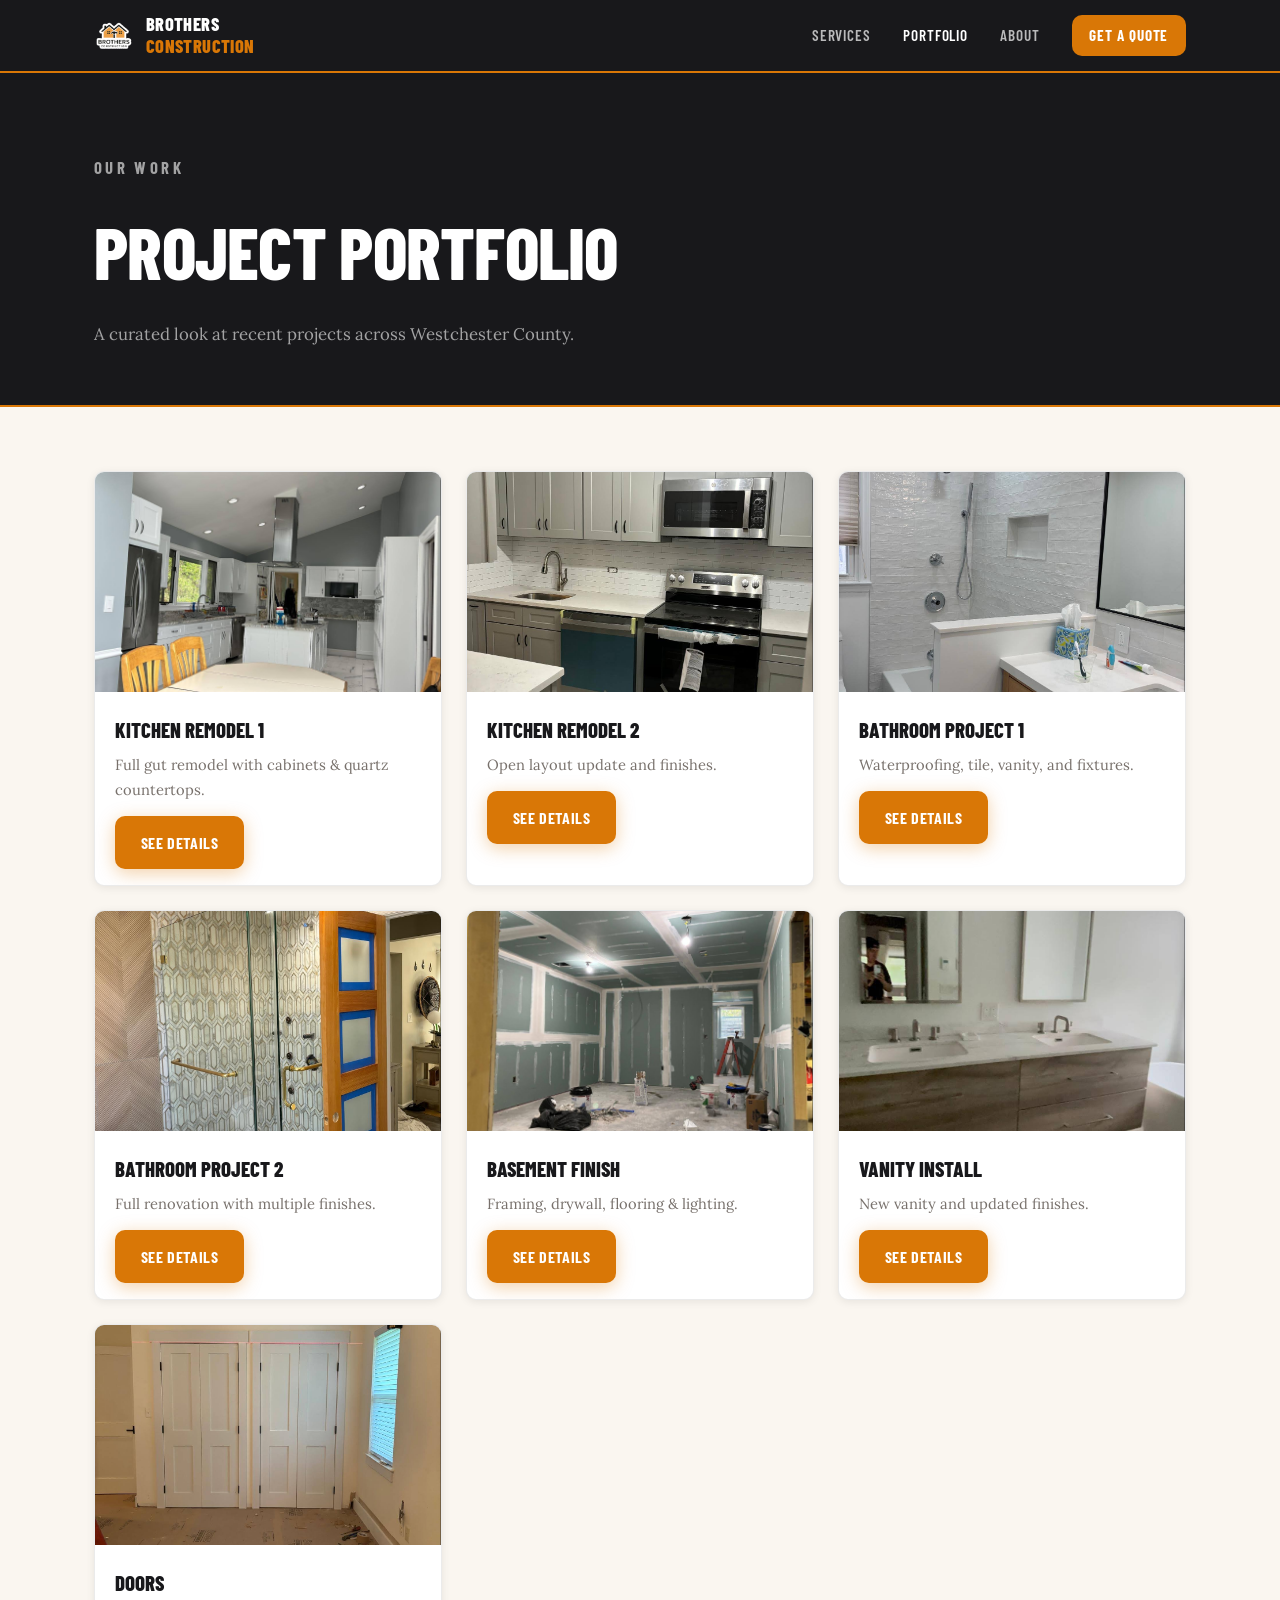
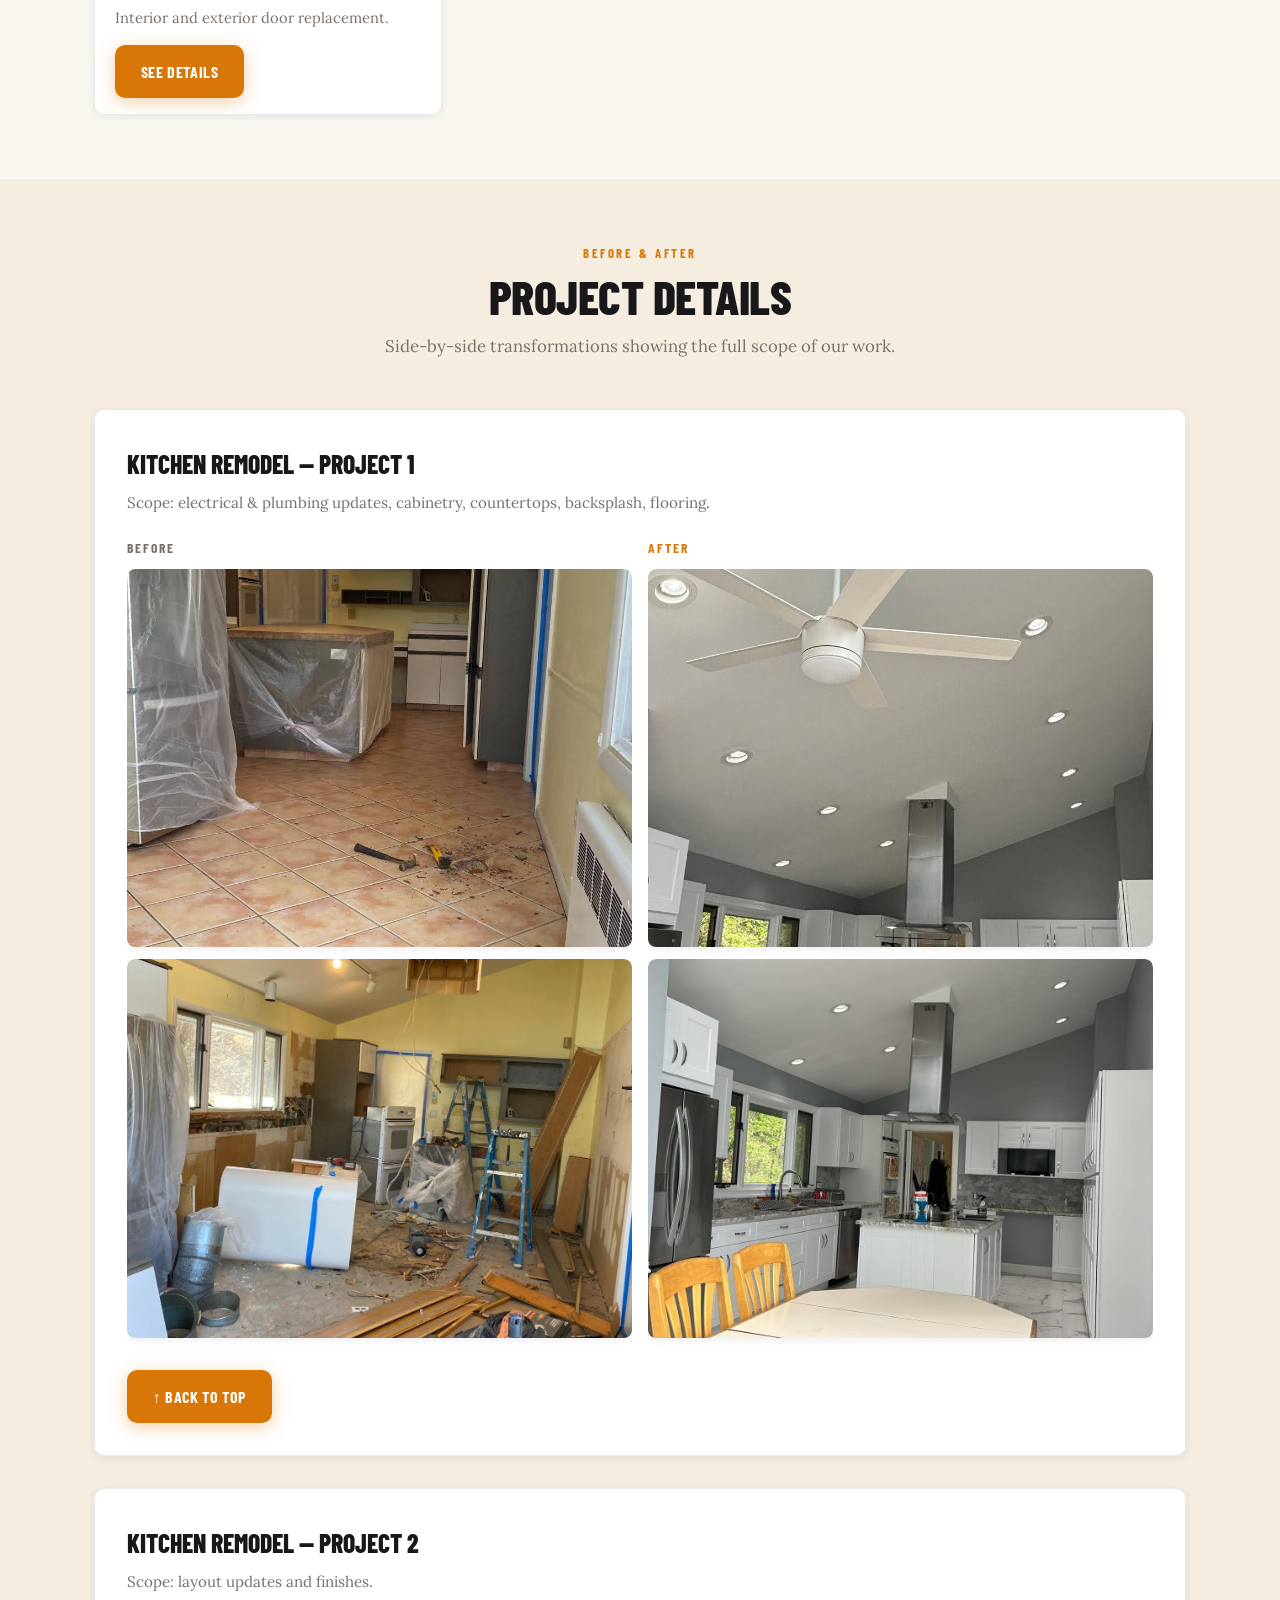
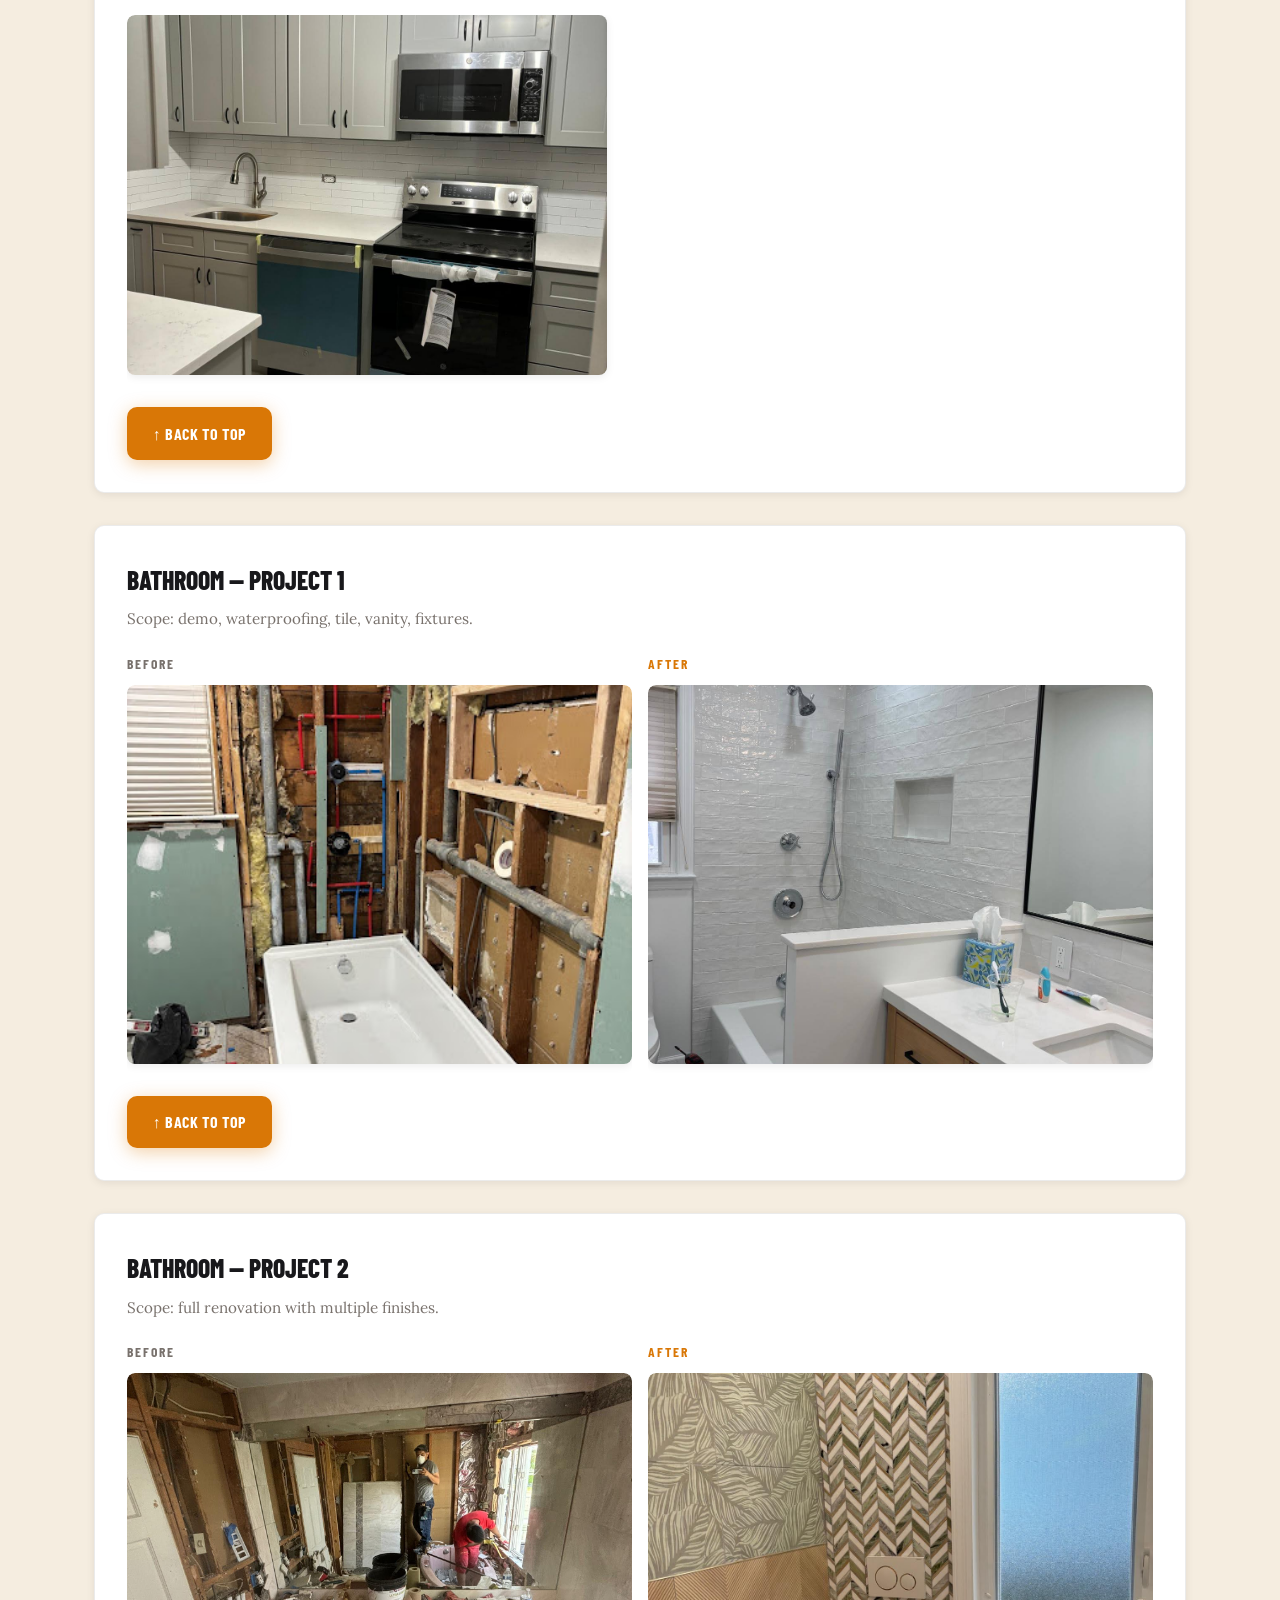
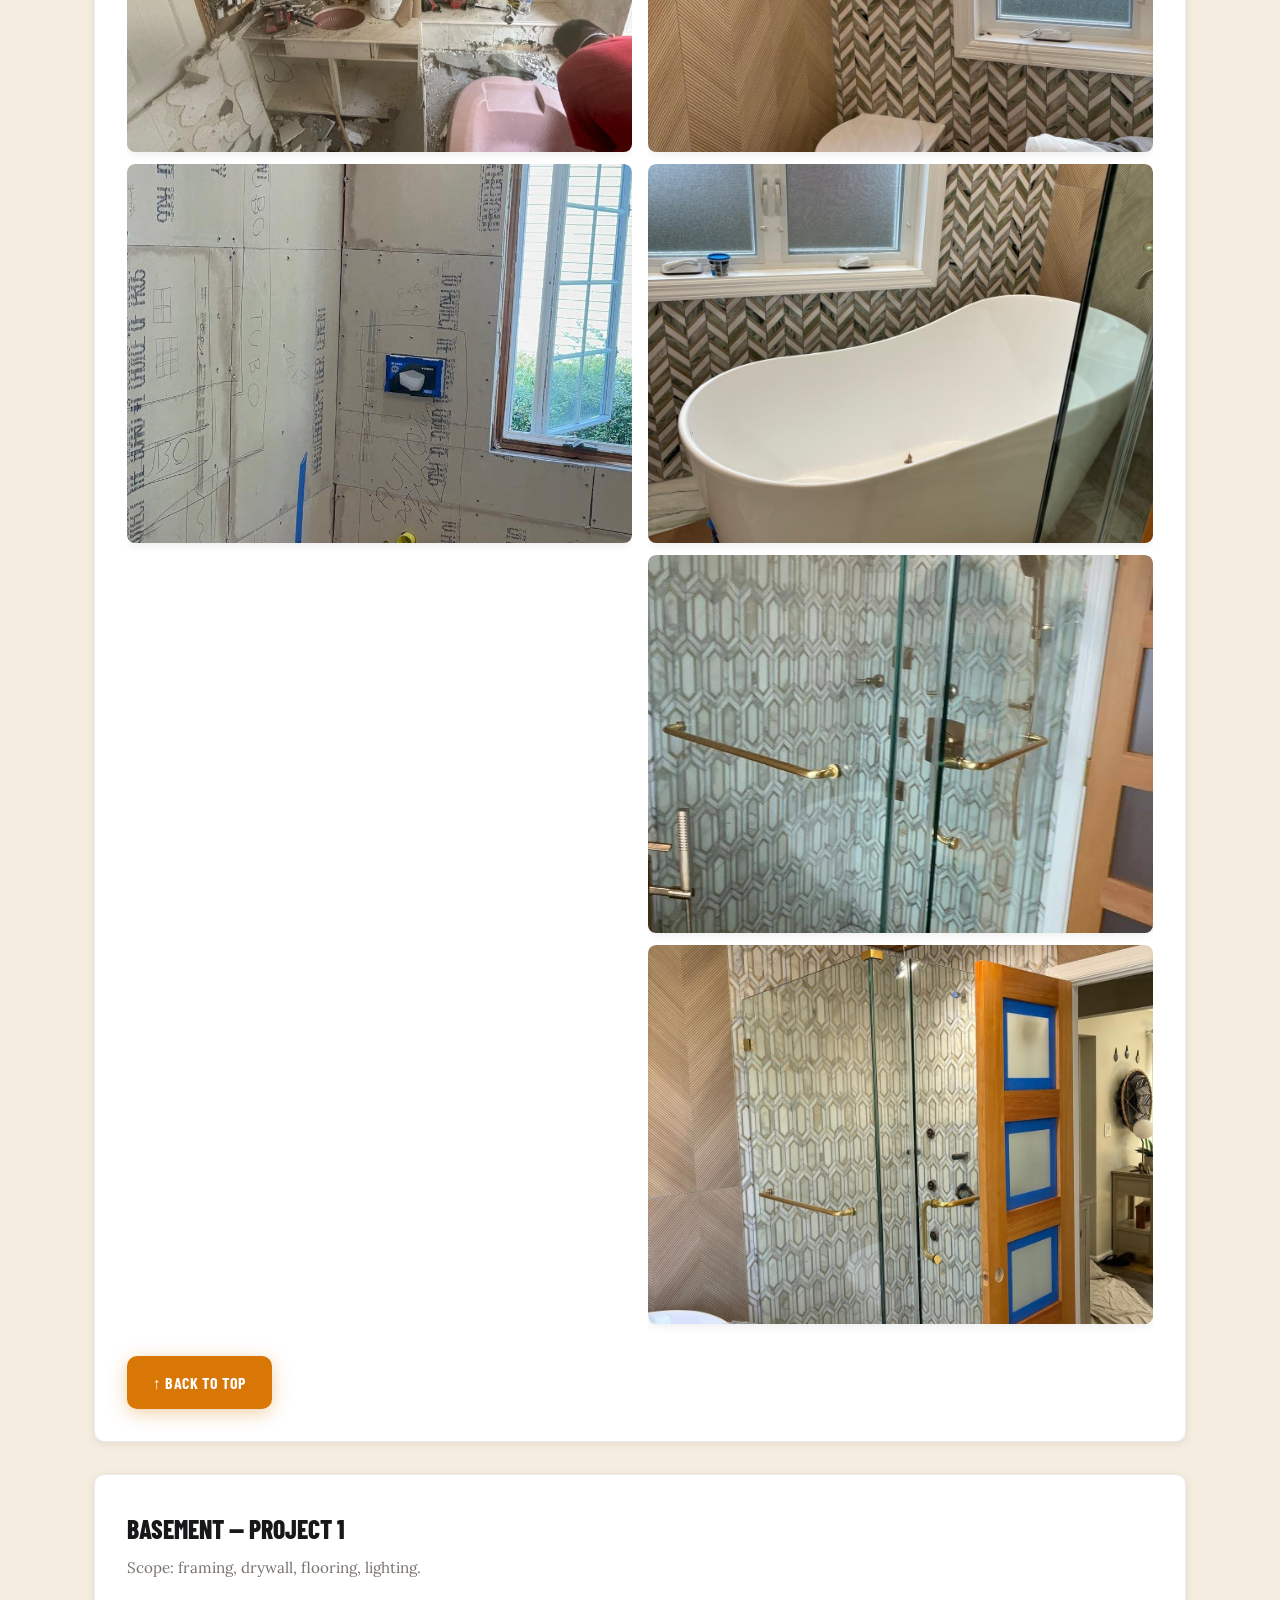
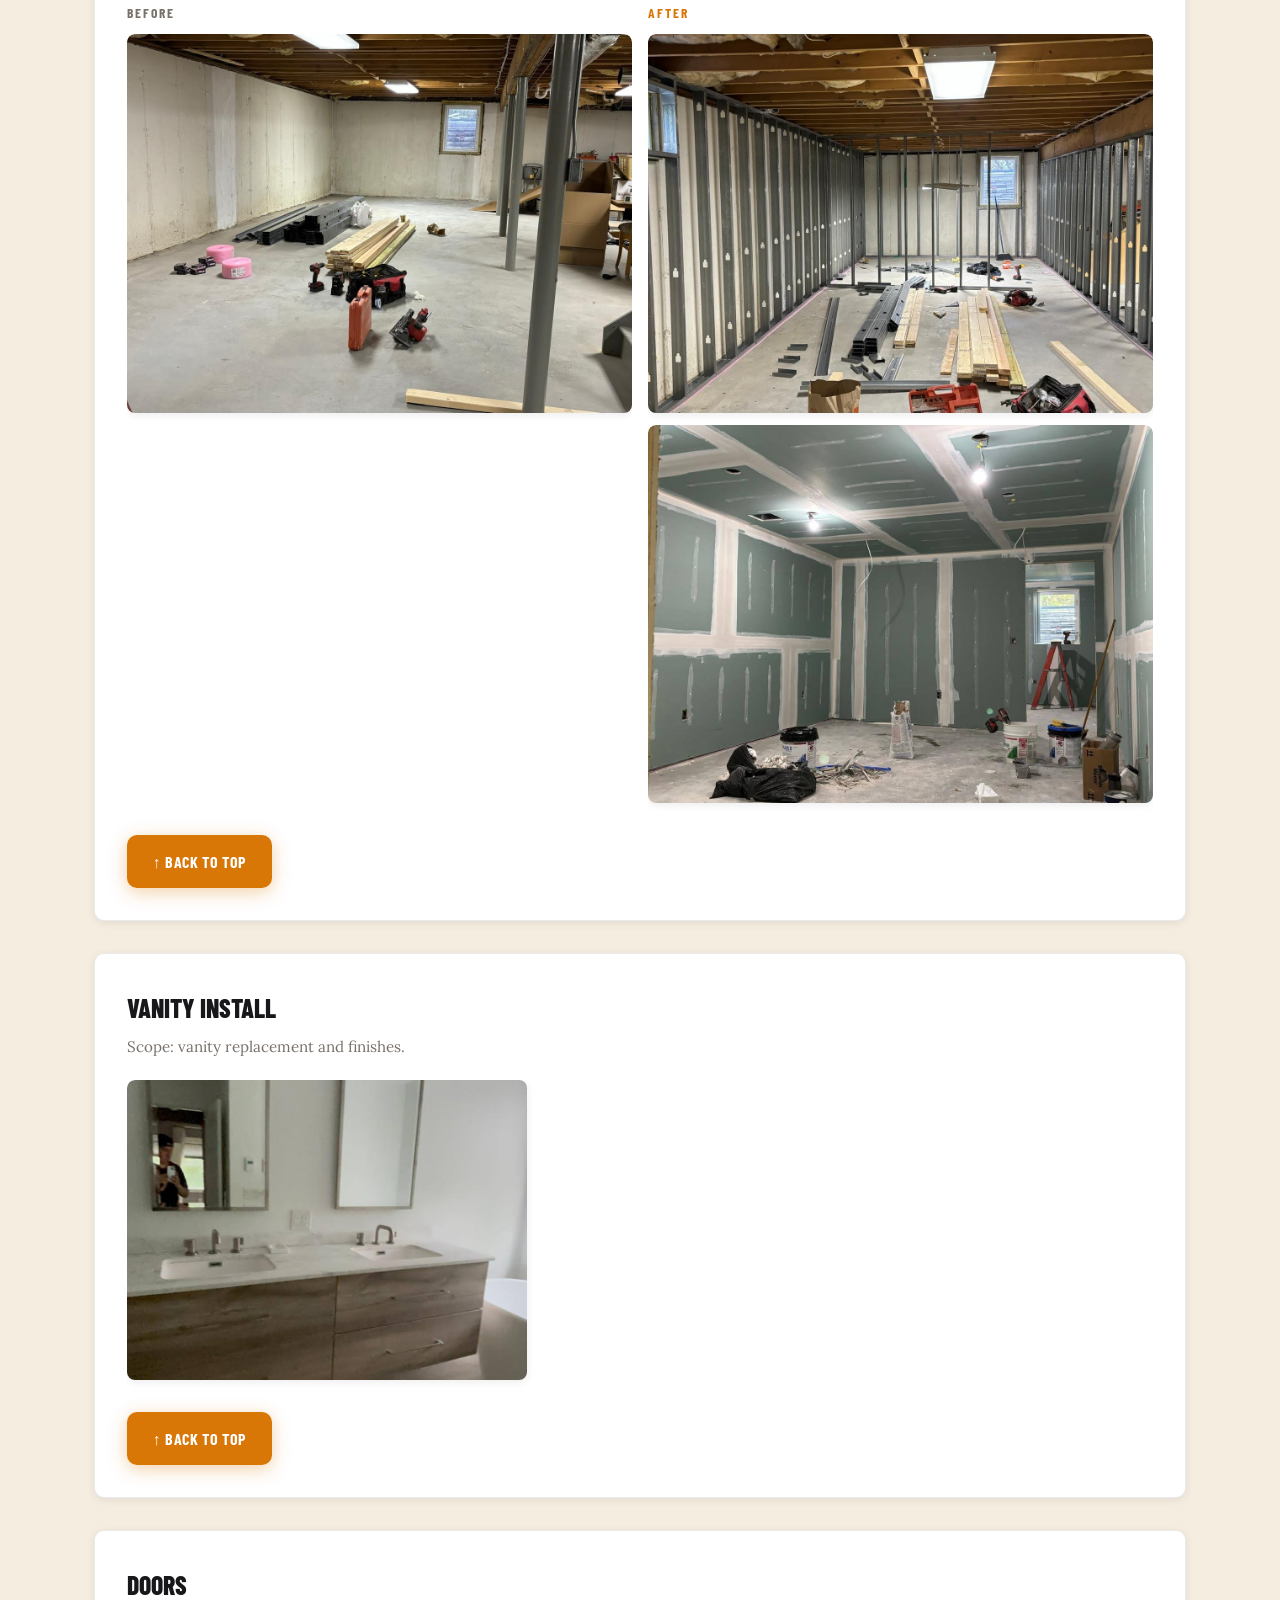
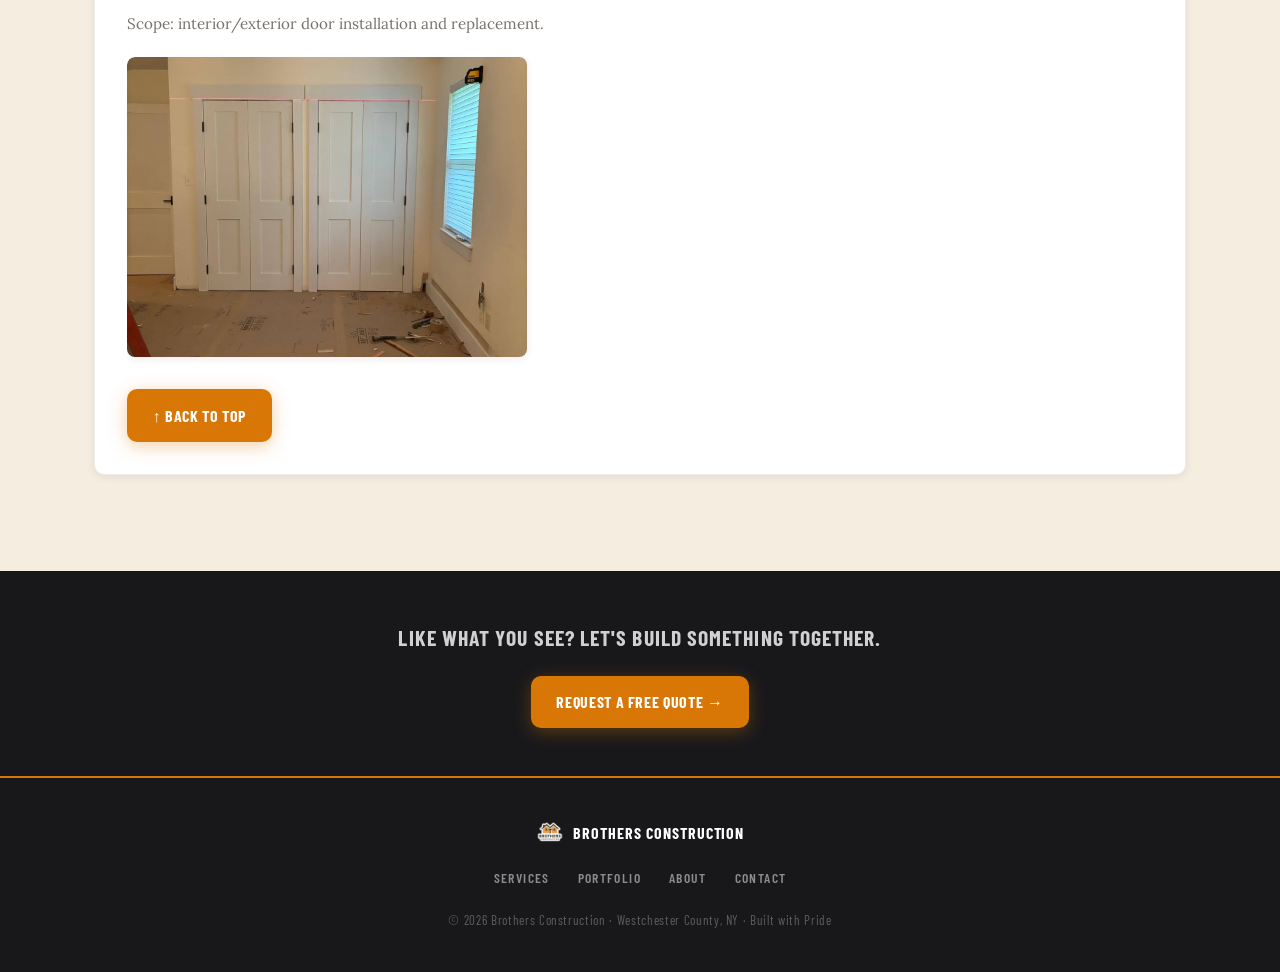
<file: files/portfolio.html>
<!DOCTYPE html>
<html lang="en">
<head>
  <meta charset="utf-8" />
  <meta name="viewport" content="width=device-width, initial-scale=1" />
  <title>Portfolio — Brothers Construction</title>
  <link rel="stylesheet" href="styles.css">
  <link rel="icon" type="image/svg+xml" href="images/logo.png">
  <link rel="preconnect" href="https://fonts.googleapis.com">
  <link rel="preconnect" href="https://fonts.gstatic.com" crossorigin>
  <link href="https://fonts.googleapis.com/css2?family=Barlow+Condensed:wght@400;600;700;800&family=Lora:ital,wght@0,400;0,600;1,400&display=swap" rel="stylesheet">
</head>
<body id="top">

  <!-- ═══ HEADER ═══ -->
  <header id="site-header">
    <div class="container nav-wrap">
      <a class="brand" href="index.html">
        <img src="images/logo.png" alt="Brothers Construction" class="logo">
        <span class="brand-text">Brothers<br><em>Construction</em></span>
      </a>
      <nav class="menu" aria-label="Primary">
        <a href="index.html#services">Services</a>
        <a href="portfolio.html" aria-current="page" style="color:#fff">Portfolio</a>
        <a href="index.html#about">About</a>
        <a href="index.html#contact" class="nav-cta">Get a Quote</a>
      </nav>
      <button class="hamburger" aria-label="Open menu" aria-expanded="false" onclick="toggleMenu(this)">
        <span></span><span></span><span></span>
      </button>
    </div>
    <div id="mobile-menu" class="mobile-menu" hidden>
      <a href="index.html#services" onclick="closeMobile()">Services</a>
      <a href="portfolio.html" onclick="closeMobile()">Portfolio</a>
      <a href="index.html#about" onclick="closeMobile()">About</a>
      <a href="index.html#contact" onclick="closeMobile()">Get a Quote</a>
    </div>
  </header>

  <!-- ═══ PORTFOLIO HERO ═══ -->
  <div class="portfolio-hero">
    <div class="container">
      <p class="section-label">Our Work</p>
      <h1>Project Portfolio</h1>
      <p>A curated look at recent projects across Westchester County.</p>
    </div>
  </div>

  <!-- ═══ PORTFOLIO GRID ═══ -->
  <section class="portfolio-section">
    <div class="container">
      <div class="portfolio-grid">

        <article class="p-card reveal">
          <img class="p-card-img" src="images/kitchen1%20a2.jpg" loading="lazy" alt="Kitchen 1 remodel">
          <div class="p-card-body">
            <h3>Kitchen Remodel 1</h3>
            <p>Full gut remodel with cabinets &amp; quartz countertops.</p>
            <a class="btn btn-primary" href="#proj-kitchen1">See Details</a>
          </div>
        </article>

        <article class="p-card reveal">
          <img class="p-card-img" src="images/kitchen2%20a.jpg" loading="lazy" alt="Kitchen 2 remodel">
          <div class="p-card-body">
            <h3>Kitchen Remodel 2</h3>
            <p>Open layout update and finishes.</p>
            <a class="btn btn-primary" href="#proj-kitchen2">See Details</a>
          </div>
        </article>

        <article class="p-card reveal">
          <img class="p-card-img" src="images/bathroom1%20a.jpg" loading="lazy" alt="Bathroom 1">
          <div class="p-card-body">
            <h3>Bathroom Project 1</h3>
            <p>Waterproofing, tile, vanity, and fixtures.</p>
            <a class="btn btn-primary" href="#proj-bath1">See Details</a>
          </div>
        </article>

        <article class="p-card reveal">
          <img class="p-card-img" src="images/bathroom2%20a4.jpg" loading="lazy" alt="Bathroom 2">
          <div class="p-card-body">
            <h3>Bathroom Project 2</h3>
            <p>Full renovation with multiple finishes.</p>
            <a class="btn btn-primary" href="#proj-bath2">See Details</a>
          </div>
        </article>

        <article class="p-card reveal">
          <img class="p-card-img" src="images/basement1%20a2.jpg" loading="lazy" alt="Basement finish">
          <div class="p-card-body">
            <h3>Basement Finish</h3>
            <p>Framing, drywall, flooring &amp; lighting.</p>
            <a class="btn btn-primary" href="#proj-basement1">See Details</a>
          </div>
        </article>

        <article class="p-card reveal">
          <img class="p-card-img" src="images/vanity1.jpg" loading="lazy" alt="Vanity install">
          <div class="p-card-body">
            <h3>Vanity Install</h3>
            <p>New vanity and updated finishes.</p>
            <a class="btn btn-primary" href="#proj-vanity1">See Details</a>
          </div>
        </article>

        <article class="p-card reveal">
          <img class="p-card-img" src="images/doors.jpg" loading="lazy" alt="Door install">
          <div class="p-card-body">
            <h3>Doors</h3>
            <p>Interior and exterior door replacement.</p>
            <a class="btn btn-primary" href="#proj-doors">See Details</a>
          </div>
        </article>

      </div>
    </div>
  </section>

  <!-- ═══ CASE STUDIES ═══ -->
  <section class="case-studies-section">
    <div class="container">
      <div class="case-section-header">
        <p class="section-label">Before &amp; After</p>
        <h2>Project Details</h2>
        <p class="section-sub">Side-by-side transformations showing the full scope of our work.</p>
      </div>

      <!-- Kitchen 1 -->
      <div class="case-card reveal" id="proj-kitchen1">
        <h3>Kitchen Remodel — Project 1</h3>
        <p class="scope">Scope: electrical &amp; plumbing updates, cabinetry, countertops, backsplash, flooring.</p>
        <div class="before-after">
          <div>
            <h4>Before</h4>
            <img class="ba-img" src="images/kitchen1%20b.jpg" loading="lazy" alt="Before — Kitchen 1">
            <img class="ba-img" src="images/kitchen1%20b2.jpg" loading="lazy" alt="Before — Kitchen 1 alt">
          </div>
          <div>
            <h4 class="after">After</h4>
            <img class="ba-img" src="images/kitchen1%20a.jpg" loading="lazy" alt="After — Kitchen 1">
            <img class="ba-img" src="images/kitchen1%20a2.jpg" loading="lazy" alt="After — Kitchen 1 alt">
          </div>
        </div>
        <div class="back-link"><a class="btn btn-primary" href="#top">↑ Back to Top</a></div>
      </div>

      <!-- Kitchen 2 -->
      <div class="case-card reveal" id="proj-kitchen2">
        <h3>Kitchen Remodel — Project 2</h3>
        <p class="scope">Scope: layout updates and finishes.</p>
        <img class="ba-img" src="images/kitchen2%20a.jpg" loading="lazy" alt="After — Kitchen 2" style="max-width:480px">
        <div class="back-link"><a class="btn btn-primary" href="#top">↑ Back to Top</a></div>
      </div>

      <!-- Bathroom 1 -->
      <div class="case-card reveal" id="proj-bath1">
        <h3>Bathroom — Project 1</h3>
        <p class="scope">Scope: demo, waterproofing, tile, vanity, fixtures.</p>
        <div class="before-after">
          <div>
            <h4>Before</h4>
            <img class="ba-img" src="images/bathroom1%20b.jpg" loading="lazy" alt="Before — Bathroom 1">
          </div>
          <div>
            <h4 class="after">After</h4>
            <img class="ba-img" src="images/bathroom1%20a.jpg" loading="lazy" alt="After — Bathroom 1">
          </div>
        </div>
        <div class="back-link"><a class="btn btn-primary" href="#top">↑ Back to Top</a></div>
      </div>

      <!-- Bathroom 2 -->
      <div class="case-card reveal" id="proj-bath2">
        <h3>Bathroom — Project 2</h3>
        <p class="scope">Scope: full renovation with multiple finishes.</p>
        <div class="before-after">
          <div>
            <h4>Before</h4>
            <img class="ba-img" src="images/bathroom2%20b.jpg" loading="lazy" alt="Before — Bathroom 2">
            <img class="ba-img" src="images/bathroom2%20b2.jpg" loading="lazy" alt="Before — Bathroom 2 alt">
          </div>
          <div>
            <h4 class="after">After</h4>
            <img class="ba-img" src="images/bathroom2%20a.jpg" loading="lazy" alt="After — Bathroom 2">
            <img class="ba-img" src="images/bathroom2%20a2.jpg" loading="lazy" alt="After — Bathroom 2 alt">
            <img class="ba-img" src="images/bathroom2%20a3.jpg" loading="lazy" alt="After — Bathroom 2 detail">
            <img class="ba-img" src="images/bathroom2%20a4.jpg" loading="lazy" alt="After — Bathroom 2 detail">
          </div>
        </div>
        <div class="back-link"><a class="btn btn-primary" href="#top">↑ Back to Top</a></div>
      </div>

      <!-- Basement 1 -->
      <div class="case-card reveal" id="proj-basement1">
        <h3>Basement — Project 1</h3>
        <p class="scope">Scope: framing, drywall, flooring, lighting.</p>
        <div class="before-after">
          <div>
            <h4>Before</h4>
            <img class="ba-img" src="images/basement1.jpg" loading="lazy" alt="Before — Basement">
          </div>
          <div>
            <h4 class="after">After</h4>
            <img class="ba-img" src="images/basement1%20a.jpg" loading="lazy" alt="After — Basement">
            <img class="ba-img" src="images/basement1%20a2.jpg" loading="lazy" alt="After — Basement alt">
          </div>
        </div>
        <div class="back-link"><a class="btn btn-primary" href="#top">↑ Back to Top</a></div>
      </div>

      <!-- Vanity -->
      <div class="case-card reveal" id="proj-vanity1">
        <h3>Vanity Install</h3>
        <p class="scope">Scope: vanity replacement and finishes.</p>
        <img class="ba-img" src="images/vanity1.jpg" loading="lazy" alt="After — Vanity" style="max-width:400px">
        <div class="back-link"><a class="btn btn-primary" href="#top">↑ Back to Top</a></div>
      </div>

      <!-- Doors -->
      <div class="case-card reveal" id="proj-doors">
        <h3>Doors</h3>
        <p class="scope">Scope: interior/exterior door installation and replacement.</p>
        <img class="ba-img" src="images/doors.jpg" loading="lazy" alt="After — Doors" style="max-width:400px">
        <div class="back-link"><a class="btn btn-primary" href="#top">↑ Back to Top</a></div>
      </div>

    </div>
  </section>

  <!-- ═══ CTA BAR ═══ -->
  <div class="portfolio-cta-bar">
    <div class="container">
      <p>Like what you see? Let's build something together.</p>
      <a class="btn btn-primary" href="index.html#contact">Request a Free Quote →</a>
    </div>
  </div>

  <!-- ═══ FOOTER ═══ -->
  <footer>
    <div class="container footer-inner">
      <a class="brand brand--footer" href="index.html">
        <img src="images/logo.png" alt="Brothers Construction" class="logo logo--sm">
        <span>Brothers Construction</span>
      </a>
      <nav class="footer-nav">
        <a href="index.html#services">Services</a>
        <a href="portfolio.html">Portfolio</a>
        <a href="index.html#about">About</a>
        <a href="index.html#contact">Contact</a>
      </nav>
      <p class="footer-copy">© <span id="year"></span> Brothers Construction · Westchester County, NY · Built with Pride</p>
    </div>
  </footer>

  <script>
    document.getElementById('year').textContent = new Date().getFullYear();

    function toggleMenu(btn) {
      const menu = document.getElementById('mobile-menu');
      const open = !menu.hidden;
      menu.hidden = open;
      btn.setAttribute('aria-expanded', String(!open));
      btn.classList.toggle('is-open', !open);
    }
    function closeMobile() {
      document.getElementById('mobile-menu').hidden = true;
      document.querySelector('.hamburger').setAttribute('aria-expanded', 'false');
    }

    // Scroll reveal
    const observer = new IntersectionObserver((entries) => {
      entries.forEach(el => {
        if (el.isIntersecting) { el.target.classList.add('revealed'); observer.unobserve(el.target); }
      });
    }, { threshold: 0.08 });
    document.querySelectorAll('.reveal').forEach(el => observer.observe(el));

    // Book-open — auto-wrap all portfolio/case images
    document.querySelectorAll('.p-card-img, .ba-img').forEach(img => {
      const wrap = document.createElement('div');
      wrap.className = 'book-wrap';
      img.parentNode.insertBefore(wrap, img);
      wrap.appendChild(img);
      if (img.classList.contains('p-card-img')) {
        wrap.style.cssText = 'border-radius:0; height:220px; perspective:800px;';
        img.style.height = '220px';
        img.style.objectFit = 'cover';
      } else {
        wrap.style.perspective = '800px';
      }
    });

    // Book-open observer
    const bookObserver = new IntersectionObserver((entries) => {
      entries.forEach((entry, i) => {
        if (entry.isIntersecting) {
          setTimeout(() => entry.target.classList.add('book-open'), i * 100);
          bookObserver.unobserve(entry.target);
        }
      });
    }, { threshold: 0.15 });
    document.querySelectorAll('.book-wrap').forEach(el => bookObserver.observe(el));

    // Sticky header
    window.addEventListener('scroll', () => {
      document.getElementById('site-header').classList.toggle('scrolled', window.scrollY > 60);
    });
  </script>
</body>
</html>
</file>
<file: files/styles.css>
/* ═══════════════════════════════════════════════
   Brothers Construction — Revamped Stylesheet
   Aesthetic: Industrial-Craftsman · Dark & Warm
═══════════════════════════════════════════════ */

@import url('https://fonts.googleapis.com/css2?family=Barlow+Condensed:wght@400;600;700;800&family=Lora:ital,wght@0,400;0,600;1,400&display=swap');

:root {
  /* Palette */
  --coal:    #18181b;
  --slate:   #27272a;
  --slate2:  #3f3f46;
  --cream:   #faf6f0;
  --warm:    #f5ede0;
  --amber:   #d97706;
  --amber2:  #f59e0b;
  --amber-glow: rgba(217,119,6,.18);
  --white:   #ffffff;
  --ink:     #1c1917;
  --muted:   #78716c;
  --border:  rgba(0,0,0,.08);

  /* Typography */
  --font-display: 'Barlow Condensed', sans-serif;
  --font-body:    'Lora', Georgia, serif;

  /* Radius & Shadow */
  --r: 10px;
  --shadow-sm:  0 2px 8px rgba(0,0,0,.08);
  --shadow-md:  0 8px 30px rgba(0,0,0,.12);
  --shadow-lg:  0 20px 60px rgba(0,0,0,.18);
  --ring: 0 0 0 3px rgba(217,119,6,.4);
}

/* ── Reset ── */
*, *::before, *::after { box-sizing: border-box; margin: 0; padding: 0; }
html { scroll-behavior: smooth; font-size: 16px; }
body {
  font-family: var(--font-body);
  background: var(--cream);
  color: var(--ink);
  line-height: 1.7;
  -webkit-font-smoothing: antialiased;
}
img { display: block; max-width: 100%; }
a { color: inherit; text-decoration: none; }
button { font-family: inherit; }

/* ── Layout ── */
.container { max-width: 1140px; margin-inline: auto; padding-inline: 1.5rem; }

/* ── Scroll Reveal ── */
.reveal { opacity: 0; transform: translateY(28px); transition: opacity .6s ease, transform .6s ease; }
.reveal.revealed { opacity: 1; transform: none; }

/* ── Book-Open Reveal ── */
.book-wrap {
  position: relative;
  overflow: hidden;
  border-radius: 8px;
}
/* The actual image sits behind the panels */
.book-wrap img {
  display: block;
  width: 100%;
  height: 100%;
  object-fit: cover;
}
/* Left and right panels overlay the image */
.book-wrap::before,
.book-wrap::after {
  content: '';
  position: absolute;
  top: 0;
  width: 50.5%; /* slight overlap to avoid hairline gap */
  height: 100%;
  background: var(--coal);
  z-index: 2;
  transition: transform .9s cubic-bezier(.16,1,.3,1);
  transform-origin: center;
}
.book-wrap::before {
  left: 0;
  transform-origin: left center;
  transform: rotateY(0deg);
}
.book-wrap::after {
  right: 0;
  transform-origin: right center;
  transform: rotateY(0deg);
}
/* Open state — panels swing away */
.book-wrap.book-open::before {
  transform: rotateY(-90deg);
}
.book-wrap.book-open::after {
  transform: rotateY(90deg);
}
/* Stagger right panel slightly */
.book-wrap.book-open::after {
  transition-delay: .08s;
}

/* ════════════════════════
   BUTTONS
════════════════════════ */
.btn {
  display: inline-flex;
  align-items: center;
  gap: .5rem;
  font-family: var(--font-display);
  font-weight: 700;
  font-size: 1rem;
  letter-spacing: .04em;
  text-transform: uppercase;
  border: none;
  border-radius: var(--r);
  padding: .8rem 1.6rem;
  cursor: pointer;
  transition: transform .15s ease, box-shadow .15s ease, background .15s ease;
}
.btn:focus-visible { outline: none; box-shadow: var(--ring); }
.btn:active { transform: scale(.97); }

.btn-primary {
  background: var(--amber);
  color: #fff;
  box-shadow: 0 4px 18px rgba(217,119,6,.35);
}
.btn-primary:hover {
  background: var(--amber2);
  box-shadow: 0 6px 24px rgba(217,119,6,.45);
  transform: translateY(-2px);
}

.btn-ghost {
  background: transparent;
  color: #fff;
  border: 2px solid rgba(255,255,255,.55);
}
.btn-ghost:hover {
  background: rgba(255,255,255,.12);
  border-color: #fff;
}

.btn-full { width: 100%; justify-content: center; }

/* ════════════════════════
   HEADER
════════════════════════ */
#site-header {
  position: sticky;
  top: 0;
  z-index: 100;
  background: var(--coal);
  border-bottom: 2px solid var(--amber);
  transition: padding .25s ease, box-shadow .25s ease;
}
#site-header.scrolled {
  box-shadow: 0 4px 24px rgba(0,0,0,.3);
}

.nav-wrap {
  display: flex;
  align-items: center;
  justify-content: space-between;
  padding-block: .9rem;
  gap: 1rem;
}

.brand {
  display: flex;
  align-items: center;
  gap: .75rem;
  color: #fff;
}
.brand-text {
  font-family: var(--font-display);
  font-weight: 800;
  font-size: 1.15rem;
  line-height: 1.15;
  letter-spacing: .02em;
  text-transform: uppercase;
  color: #fff;
}
.brand-text em {
  font-style: normal;
  color: var(--amber);
}
.logo { height: 40px; width: auto; }
.logo--sm { height: 28px; }

.menu {
  display: flex;
  align-items: center;
  gap: 2rem;
}
.menu a {
  font-family: var(--font-display);
  font-weight: 600;
  font-size: .95rem;
  letter-spacing: .06em;
  text-transform: uppercase;
  color: rgba(255,255,255,.7);
  transition: color .15s;
}
.menu a:hover { color: #fff; }
.nav-cta {
  background: var(--amber) !important;
  color: #fff !important;
  padding: .5rem 1.1rem;
  border-radius: var(--r);
  font-weight: 700 !important;
  transition: background .15s, transform .15s !important;
}
.nav-cta:hover { background: var(--amber2) !important; transform: translateY(-1px); }

/* Hamburger */
.hamburger {
  display: none;
  flex-direction: column;
  gap: 5px;
  background: transparent;
  border: none;
  cursor: pointer;
  padding: .3rem;
}
.hamburger span {
  display: block;
  width: 24px;
  height: 2px;
  background: #fff;
  border-radius: 2px;
  transition: transform .25s, opacity .25s;
}
.hamburger.is-open span:nth-child(1) { transform: translateY(7px) rotate(45deg); }
.hamburger.is-open span:nth-child(2) { opacity: 0; }
.hamburger.is-open span:nth-child(3) { transform: translateY(-7px) rotate(-45deg); }

/* Mobile menu */
.mobile-menu {
  background: var(--slate);
  border-top: 1px solid rgba(255,255,255,.08);
  padding-block: .5rem;
}
.mobile-menu a {
  display: block;
  font-family: var(--font-display);
  font-weight: 600;
  font-size: 1rem;
  letter-spacing: .06em;
  text-transform: uppercase;
  color: rgba(255,255,255,.75);
  padding: .9rem 1.5rem;
  border-bottom: 1px solid rgba(255,255,255,.06);
  transition: color .15s, background .15s;
}
.mobile-menu a:last-child { border: none; }
.mobile-menu a:hover { color: var(--amber2); background: rgba(255,255,255,.04); }

/* ════════════════════════
   HERO
════════════════════════ */
.hero {
  position: relative;
  min-height: 90vh;
  display: flex;
  align-items: center;
  overflow: hidden;
  padding-block: 6rem;
}
.hero-bg {
  position: absolute;
  inset: 0;
  background-size: cover;
  background-position: center;
  transform: scale(1.04);
  transition: transform 8s ease;
  animation: heroZoom 8s ease forwards;
}
@keyframes heroZoom { from { transform: scale(1.04); } to { transform: scale(1); } }

.hero-overlay {
  position: absolute;
  inset: 0;
  background: linear-gradient(
    to right,
    rgba(24,24,27,.88) 0%,
    rgba(24,24,27,.65) 55%,
    rgba(24,24,27,.3) 100%
  );
  z-index: 1;
}
.hero-content {
  position: relative;
  z-index: 2;
  max-width: 680px;
  animation: heroFade .9s ease .1s both;
}
@keyframes heroFade { from { opacity: 0; transform: translateY(24px); } to { opacity: 1; transform: none; } }

.hero-eyebrow {
  font-family: var(--font-display);
  font-weight: 600;
  font-size: .85rem;
  letter-spacing: .18em;
  text-transform: uppercase;
  color: var(--amber2);
  margin-bottom: 1rem;
}
.hero h1 {
  font-family: var(--font-display);
  font-weight: 800;
  font-size: clamp(3rem, 7vw, 5.5rem);
  line-height: .95;
  letter-spacing: -.01em;
  text-transform: uppercase;
  color: #fff;
  margin-bottom: 1.25rem;
}
.hero h1 em {
  font-style: italic;
  color: var(--amber2);
  font-weight: 700;
}
.hero-sub {
  font-size: 1.1rem;
  color: rgba(255,255,255,.8);
  max-width: 520px;
  margin-bottom: 2rem;
  line-height: 1.6;
}
.hero-actions { display: flex; gap: 1rem; flex-wrap: wrap; }

.hero-badge {
  position: absolute;
  bottom: 2.5rem;
  right: 2rem;
  z-index: 2;
  display: flex;
  flex-direction: column;
  align-items: center;
  justify-content: center;
  width: 90px;
  height: 90px;
  border-radius: 50%;
  border: 2px solid var(--amber);
  background: rgba(24,24,27,.7);
  backdrop-filter: blur(6px);
  color: #fff;
  font-family: var(--font-display);
  font-weight: 700;
  font-size: .7rem;
  letter-spacing: .1em;
  text-transform: uppercase;
  text-align: center;
  line-height: 1.4;
  gap: 1px;
  animation: badgeSpin 20s linear infinite;
}
@keyframes badgeSpin { to { transform: rotate(360deg); } }
.hero-badge span { animation: badgeSpin 20s linear infinite reverse; display: block; }

/* ════════════════════════
   TRUST BAR
════════════════════════ */
.trust-bar {
  background: var(--coal);
  border-bottom: 1px solid rgba(255,255,255,.07);
  padding-block: 1.1rem;
}
.trust-inner {
  display: flex;
  align-items: center;
  justify-content: center;
  gap: 1.5rem;
  flex-wrap: wrap;
}
.trust-item {
  display: flex;
  align-items: center;
  gap: .5rem;
  color: rgba(255,255,255,.75);
  font-family: var(--font-display);
  font-weight: 600;
  font-size: .9rem;
  letter-spacing: .05em;
  text-transform: uppercase;
}
.trust-item svg { color: var(--amber2); flex-shrink: 0; }
.trust-divider { width: 1px; height: 20px; background: rgba(255,255,255,.15); }

/* ════════════════════════
   SECTION SHARED
════════════════════════ */
.section-header { text-align: center; margin-bottom: 3rem; }
.section-header--light h2,
.section-header--light .section-sub { color: rgba(255,255,255,.9); }
.section-header--light .section-label { color: var(--amber2); }

.section-label {
  display: block;
  font-family: var(--font-display);
  font-weight: 700;
  font-size: .8rem;
  letter-spacing: .2em;
  text-transform: uppercase;
  color: var(--amber);
  margin-bottom: .5rem;
}
h2 {
  font-family: var(--font-display);
  font-weight: 800;
  font-size: clamp(2rem, 4vw, 3rem);
  line-height: 1;
  letter-spacing: -.01em;
  text-transform: uppercase;
  color: var(--coal);
  margin-bottom: .75rem;
}
.section-sub { color: var(--muted); font-size: 1.05rem; max-width: 540px; margin-inline: auto; }

/* ════════════════════════
   SERVICES
════════════════════════ */
.section-services {
  padding-block: 6rem;
  background: var(--cream);
  position: relative;
  overflow: hidden;
}

/* Side images */
.services-side-img {
  position: absolute;
  top: 0;
  width: 180px;
  height: 100%;
  pointer-events: none;
  z-index: 0;
  overflow: hidden;
}
.services-side-img--left  { left: 0; }
.services-side-img--right { right: 0; }

.services-side-img img {
  width: 100%;
  height: 100%;
  object-fit: cover;
  opacity: 0;
  transform: translateY(-60px);
  transition: transform .7s cubic-bezier(.16,1,.3,1), opacity .5s ease;
  border-radius: 0;
  filter: brightness(.75) saturate(.85);
}
/* Fade-in when section is in view */
.section-services.side-visible .services-side-img img {
  opacity: 1;
  transform: translateY(0);
}
.services-side-img--right img {
  transition-delay: .1s;
}
/* Fade out as user scrolls past */
.section-services.side-gone .services-side-img img {
  opacity: 0;
  transform: translateY(-60px);
  transition: transform .5s ease, opacity .4s ease;
}

/* Container sits above the images */
.section-services .container { position: relative; z-index: 1; }

.services-grid {
  display: grid;
  grid-template-columns: repeat(auto-fit, minmax(280px, 1fr));
  gap: 1.5rem;
}
.service-card {
  background: var(--white);
  border: 1px solid var(--border);
  border-radius: var(--r);
  padding: 2.25rem 2rem;
  box-shadow: var(--shadow-sm);
  transition: box-shadow .2s ease, transform .2s ease;
  position: relative;
  overflow: hidden;
}
.service-card::before {
  content: '';
  position: absolute;
  top: 0; left: 0; right: 0;
  height: 3px;
  background: linear-gradient(90deg, var(--amber), var(--amber2));
  transform: scaleX(0);
  transform-origin: left;
  transition: transform .3s ease;
}
.service-card:hover { box-shadow: var(--shadow-md); transform: translateY(-4px); }
.service-card:hover::before { transform: scaleX(1); }

.service-icon {
  width: 56px; height: 56px;
  display: flex; align-items: center; justify-content: center;
  background: var(--amber-glow);
  border-radius: var(--r);
  margin-bottom: 1.25rem;
  color: var(--amber);
}
.service-card h3 {
  font-family: var(--font-display);
  font-weight: 800;
  font-size: 1.5rem;
  letter-spacing: .02em;
  text-transform: uppercase;
  color: var(--coal);
  margin-bottom: .6rem;
}
.service-card p { color: var(--muted); font-size: .97rem; }

/* ════════════════════════
   FEATURED WORK
════════════════════════ */
.section-work { padding-block: 6rem; background: var(--coal); }
.section-work h2 { color: #fff; }

.work-grid {
  display: grid;
  grid-template-columns: 1fr 1fr;
  grid-template-rows: 260px 260px;
  gap: 1rem;
}
.work-tile {
  position: relative;
  border-radius: var(--r);
  overflow: hidden;
  cursor: pointer;
  perspective: 800px;
}
.work-tile--tall { grid-row: span 2; }
.work-tile img {
  width: 100%; height: 100%;
  object-fit: cover;
  transition: transform .4s ease;
}
.work-tile:hover img { transform: scale(1.05); }
.work-tile-label {
  position: absolute;
  bottom: 0; left: 0; right: 0;
  background: linear-gradient(transparent, rgba(0,0,0,.7));
  color: #fff;
  font-family: var(--font-display);
  font-weight: 700;
  font-size: .9rem;
  letter-spacing: .08em;
  text-transform: uppercase;
  padding: 1.5rem 1rem .9rem;
  transform: translateY(4px);
  opacity: 0;
  transition: opacity .3s ease, transform .3s ease;
}
.work-tile:hover .work-tile-label { opacity: 1; transform: none; }

.work-cta { text-align: center; margin-top: 2.5rem; }

/* ════════════════════════
   ABOUT
════════════════════════ */
.section-about { padding-block: 6rem; background: var(--warm); }

.about-layout {
  display: grid;
  grid-template-columns: 1fr 1fr;
  gap: 4rem;
  align-items: center;
}
.about-text .section-label { margin-bottom: .5rem; }
.about-text h2 { margin-bottom: 1.25rem; }
.about-text p { color: var(--muted); margin-bottom: 1rem; }

.about-stats {
  display: flex;
  gap: 2rem;
  margin-top: 2rem;
  padding-top: 2rem;
  border-top: 1px solid var(--border);
  flex-wrap: wrap;
}
.stat { display: flex; flex-direction: column; gap: .2rem; }
.stat-num {
  font-family: var(--font-display);
  font-weight: 800;
  font-size: 1.6rem;
  color: var(--amber);
  line-height: 1;
  letter-spacing: .02em;
}
.stat-label { font-size: .82rem; color: var(--muted); text-transform: uppercase; letter-spacing: .06em; font-family: var(--font-display); font-weight: 600; }

.about-img-wrap {
  position: relative;
  border-radius: var(--r);
  overflow: visible;
}
.about-img-wrap img {
  width: 100%;
  height: 480px;
  object-fit: cover;
  border-radius: var(--r);
  box-shadow: var(--shadow-lg);
}
.about-img-badge {
  position: absolute;
  bottom: -1.5rem;
  left: -1.5rem;
  background: var(--coal);
  color: #fff;
  border-radius: var(--r);
  padding: 1rem 1.4rem;
  box-shadow: var(--shadow-md);
  border: 2px solid var(--amber);
}
.about-img-badge strong {
  display: block;
  font-family: var(--font-display);
  font-weight: 800;
  font-size: 1.1rem;
  text-transform: uppercase;
  color: var(--amber2);
}
.about-img-badge span { font-size: .82rem; color: rgba(255,255,255,.6); font-family: var(--font-display); letter-spacing: .06em; text-transform: uppercase; }

/* ════════════════════════
   CONTACT
════════════════════════ */
.section-contact { padding-block: 6rem; background: var(--white); }
.contact-layout {
  display: grid;
  grid-template-columns: 1fr 1.3fr;
  gap: 4rem;
  align-items: start;
}
.contact-text h2 { margin-bottom: 1rem; }
.contact-text p { color: var(--muted); margin-bottom: 1.5rem; }
.contact-details { display: flex; flex-direction: column; gap: .75rem; }
.contact-link {
  display: inline-flex;
  align-items: center;
  gap: .6rem;
  color: var(--amber);
  font-family: var(--font-display);
  font-weight: 600;
  font-size: 1rem;
  letter-spacing: .03em;
  transition: color .15s;
}
.contact-link:hover { color: var(--amber2); }
.contact-link svg { flex-shrink: 0; }

.contact-form { display: grid; gap: 1rem; }
.form-row { display: grid; grid-template-columns: 1fr 1fr; gap: 1rem; }
.form-field { display: flex; flex-direction: column; gap: .4rem; }
.form-field span {
  font-family: var(--font-display);
  font-weight: 700;
  font-size: .8rem;
  letter-spacing: .1em;
  text-transform: uppercase;
  color: var(--muted);
}
.form-field input,
.form-field textarea {
  background: var(--cream);
  border: 1.5px solid rgba(0,0,0,.1);
  border-radius: var(--r);
  padding: .8rem 1rem;
  font-family: var(--font-body);
  font-size: .95rem;
  color: var(--ink);
  transition: border-color .2s, box-shadow .2s;
  resize: vertical;
}
.form-field input:focus,
.form-field textarea:focus {
  outline: none;
  border-color: var(--amber);
  box-shadow: var(--ring);
}
.form-field input::placeholder,
.form-field textarea::placeholder { color: #aaa; }

.form-success {
  font-family: var(--font-display);
  font-weight: 700;
  font-size: 1rem;
  color: #16a34a;
  letter-spacing: .04em;
  margin-top: .25rem;
}

/* ════════════════════════
   FOOTER
════════════════════════ */
footer {
  background: var(--coal);
  border-top: 2px solid var(--amber);
  padding-block: 2.5rem;
}
.footer-inner {
  display: flex;
  flex-direction: column;
  align-items: center;
  gap: 1.25rem;
  text-align: center;
}
.brand--footer {
  display: flex;
  align-items: center;
  gap: .6rem;
  color: #fff;
  font-family: var(--font-display);
  font-weight: 700;
  font-size: 1rem;
  letter-spacing: .06em;
  text-transform: uppercase;
}
.footer-nav { display: flex; gap: 1.75rem; flex-wrap: wrap; justify-content: center; }
.footer-nav a {
  font-family: var(--font-display);
  font-weight: 600;
  font-size: .85rem;
  letter-spacing: .1em;
  text-transform: uppercase;
  color: rgba(255,255,255,.5);
  transition: color .15s;
}
.footer-nav a:hover { color: var(--amber2); }
.footer-copy { font-size: .82rem; color: rgba(255,255,255,.3); font-family: var(--font-display); letter-spacing: .05em; }

/* ════════════════════════
   PORTFOLIO PAGE EXTRAS
════════════════════════ */
.portfolio-hero {
  background: var(--coal);
  padding: 5rem 0 3.5rem;
  border-bottom: 2px solid var(--amber);
}
.portfolio-hero h1 {
  font-family: var(--font-display);
  font-weight: 800;
  font-size: clamp(2.5rem, 6vw, 4.5rem);
  text-transform: uppercase;
  color: #fff;
  margin-bottom: .5rem;
  letter-spacing: -.01em;
}
.portfolio-hero p { color: rgba(255,255,255,.6); font-size: 1.05rem; }

.portfolio-section { padding-block: 4rem; background: var(--cream); }
.portfolio-grid {
  display: grid;
  grid-template-columns: repeat(auto-fill, minmax(300px, 1fr));
  gap: 1.5rem;
}
.p-card {
  background: var(--white);
  border: 1px solid var(--border);
  border-radius: var(--r);
  overflow: hidden;
  box-shadow: var(--shadow-sm);
  transition: box-shadow .25s ease, transform .25s ease;
}
.p-card:hover { box-shadow: var(--shadow-md); transform: translateY(-4px); }
.p-card-img { width: 100%; height: 220px; object-fit: cover; }
.p-card-body { padding: 1.25rem 1.25rem 1rem; }
.p-card-body h3 {
  font-family: var(--font-display);
  font-weight: 800;
  font-size: 1.3rem;
  text-transform: uppercase;
  color: var(--coal);
  margin-bottom: .3rem;
}
.p-card-body p { color: var(--muted); font-size: .92rem; margin-bottom: .9rem; }

/* Case Studies */
.case-studies-section { padding-block: 4rem; background: var(--warm); }
.case-section-header { text-align: center; margin-bottom: 3rem; }

.case-card {
  background: var(--white);
  border: 1px solid var(--border);
  border-radius: var(--r);
  padding: 2rem;
  box-shadow: var(--shadow-sm);
  margin-bottom: 2rem;
  scroll-margin-top: 90px;
}
.case-card h3 {
  font-family: var(--font-display);
  font-weight: 800;
  font-size: 1.6rem;
  text-transform: uppercase;
  color: var(--coal);
  margin-bottom: .3rem;
}
.case-card .scope { color: var(--muted); margin-bottom: 1.25rem; font-size: .95rem; }
.before-after {
  display: grid;
  grid-template-columns: 1fr 1fr;
  gap: 1rem;
}
.before-after h4 {
  font-family: var(--font-display);
  font-weight: 700;
  font-size: .85rem;
  letter-spacing: .15em;
  text-transform: uppercase;
  color: var(--muted);
  margin-bottom: .6rem;
}
.before-after h4.after { color: var(--amber); }
.ba-img {
  width: 100%;
  border-radius: 8px;
  margin-bottom: .75rem;
  box-shadow: var(--shadow-sm);
  object-fit: cover;
  aspect-ratio: 4/3;
}
.back-link { margin-top: 1.25rem; }

/* Portfolio CTA bar */
.portfolio-cta-bar {
  background: var(--coal);
  padding-block: 3rem;
  text-align: center;
}
.portfolio-cta-bar p {
  font-family: var(--font-display);
  font-weight: 700;
  font-size: 1.35rem;
  text-transform: uppercase;
  letter-spacing: .05em;
  color: rgba(255,255,255,.8);
  margin-bottom: 1.25rem;
}

/* ════════════════════════
   RESPONSIVE
════════════════════════ */
@media (max-width: 900px) {
  .menu { display: none; }
  .hamburger { display: flex; }
  .about-layout { grid-template-columns: 1fr; gap: 2.5rem; }
  .about-img-wrap img { height: 320px; }
  .about-img-badge { left: .5rem; bottom: -1rem; }
  .contact-layout { grid-template-columns: 1fr; gap: 2.5rem; }
  .work-grid { grid-template-columns: 1fr; grid-template-rows: auto; }
  .work-tile--tall { grid-row: span 1; height: 280px; }
  .work-tile { height: 240px; }
  .trust-inner { gap: .75rem 1rem; }
  .trust-divider { display: none; }
}

@media (max-width: 600px) {
  .form-row { grid-template-columns: 1fr; }
  .before-after { grid-template-columns: 1fr; }
  .hero { min-height: 80vh; }
  .hero-badge { display: none; }
  .about-stats { gap: 1.25rem; }
}
</file>
